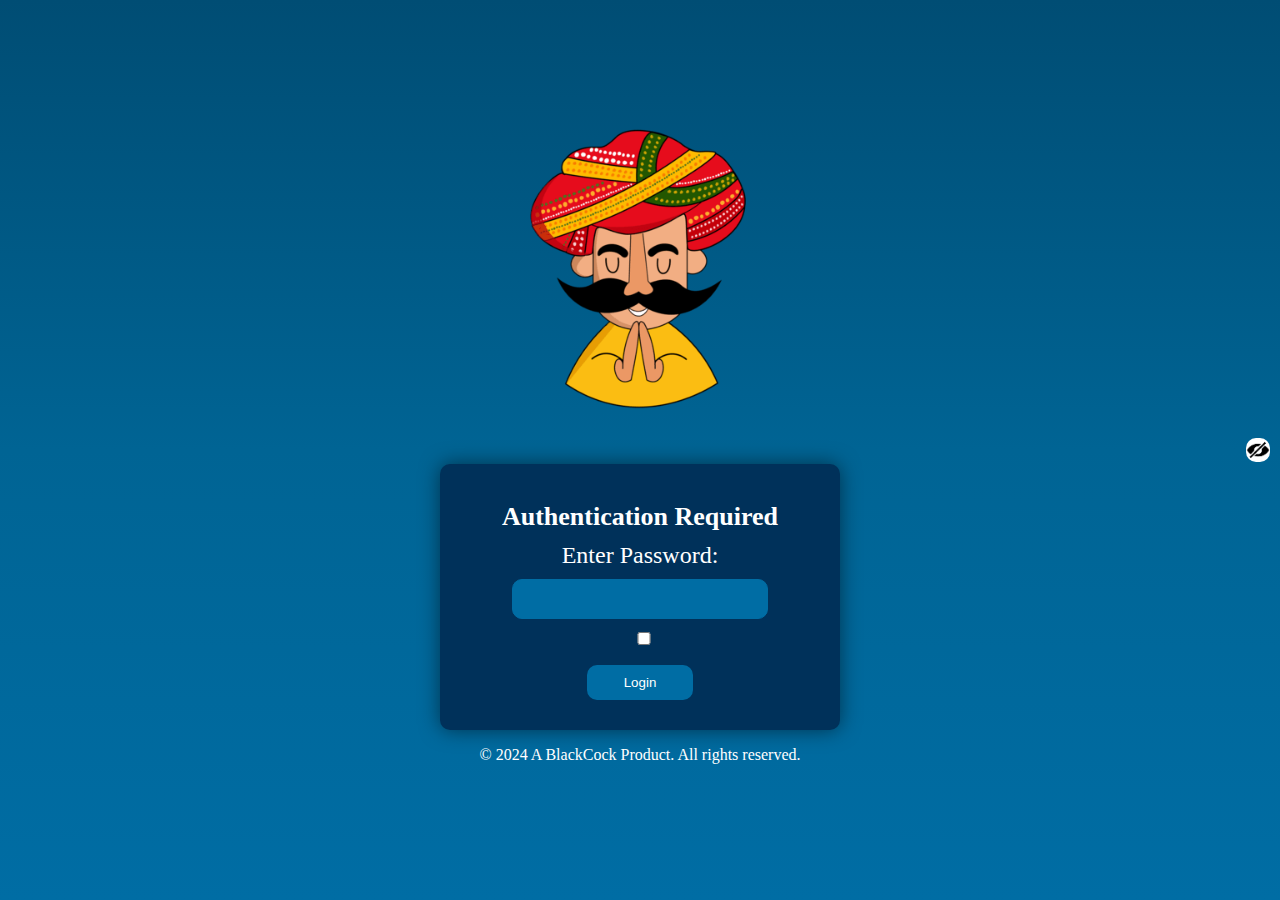
<file: index.html>
<!DOCTYPE html>
<html lang="en">
<head>
    <meta charset="UTF-8">
    <meta name="viewport" content="width=device-width, initial-scale=1.0">
    <title>Authentication</title>
    <link rel="stylesheet" href="style.css">
</head>
<body>
    <div class="container">
        <img src="namaste.png" alt="namaste.png">
        <div id="login">
            <form id="login-form">
                <h1 class="auth-header">Authentication Required</h1>
                <label for="password"><big class="password-label">Enter Password:</big></label>
                <div class="password-input-container">
                    <input type="password" id="password" name="password" required>
                    <input type="checkbox" id="show-password-checkbox">
                    <label for="show-password-checkbox" id="show-password-label" class="show-password-label"></label>
                </div>
                <button type="submit" id="login-btn">Login</button>
            </form>
        </div>
        <p>&copy; 2024 A BlackCock Product. All rights reserved.</p>
    </div>
    <script src="script.js"></script>
</body>
</html>
</file>
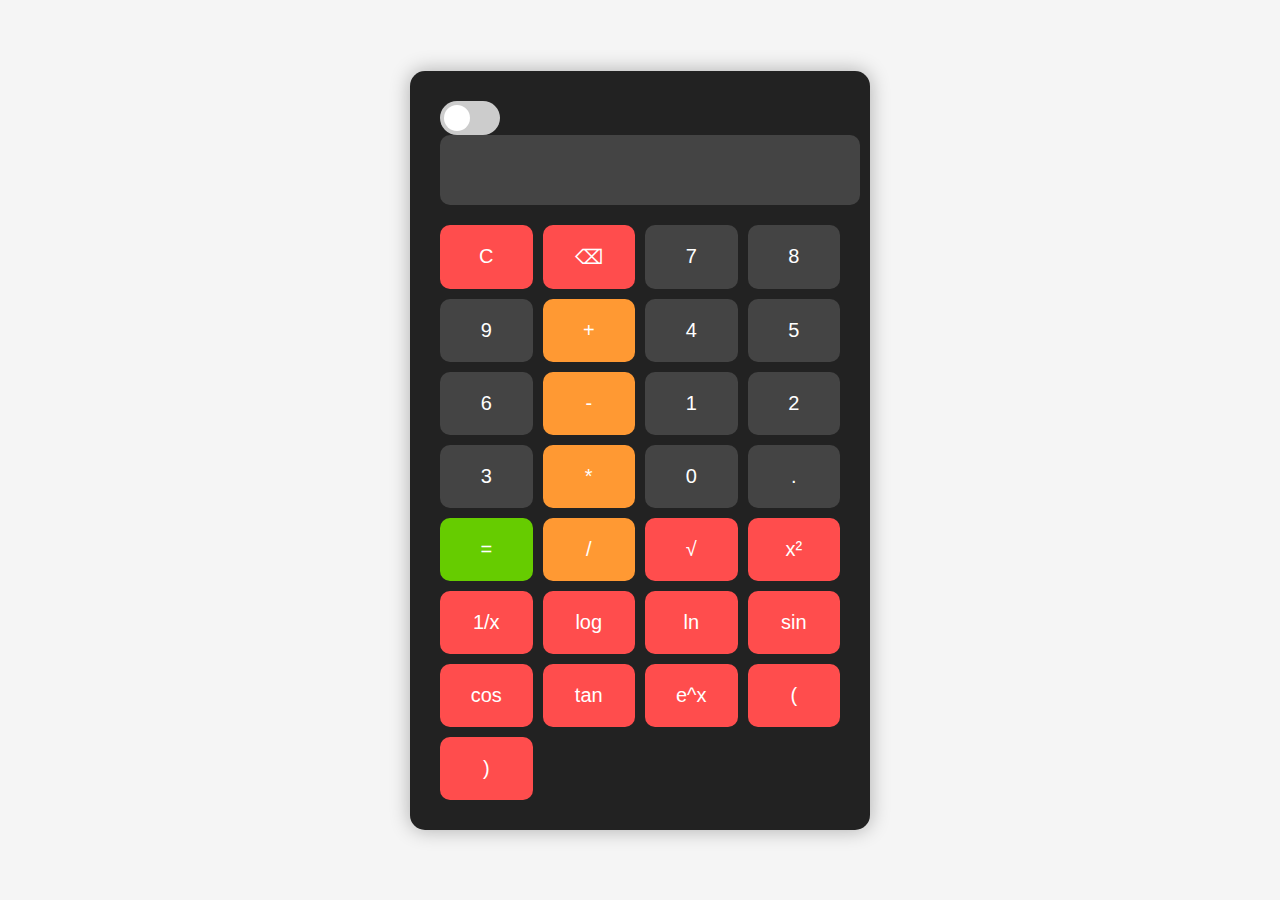
<file: calculator.html>
<!DOCTYPE html>
<html lang="en">
<head>
  <meta charset="UTF-8">
  <meta name="viewport" content="width=device-width, initial-scale=1.0">
  <title>Calculator</title>
  <link rel="stylesheet" href="calculator.css">
</head>
<body>
  <div class="calculator">
    <div class="toggle-switch">
      <input type="checkbox" id="mode-toggle" onchange="toggleMode()">
      <label for="mode-toggle"></label>
    </div>
    <div class="display">
      <input type="text" id="display" readonly>
    </div>
    <div class="keys">
      <!-- Standard buttons -->
      <button class="function-btn" onclick="clearDisplay()">C</button>
      <button class="function-btn" onclick="backspace()">⌫</button> <!-- Backspace button -->
      <button class="num-btn" onclick="appendValue('7')">7</button>
      <button class="num-btn" onclick="appendValue('8')">8</button>
      <button class="num-btn" onclick="appendValue('9')">9</button>
      <button class="operator-btn" onclick="appendValue('+')">+</button>
      <button class="num-btn" onclick="appendValue('4')">4</button>
      <button class="num-btn" onclick="appendValue('5')">5</button>
      <button class="num-btn" onclick="appendValue('6')">6</button>
      <button class="operator-btn" onclick="appendValue('-')">-</button>
      <button class="num-btn" onclick="appendValue('1')">1</button>
      <button class="num-btn" onclick="appendValue('2')">2</button>
      <button class="num-btn" onclick="appendValue('3')">3</button>
      <button class="operator-btn" onclick="appendValue('*')">*</button>
      <button class="num-btn" onclick="appendValue('0')">0</button>
      <button class="num-btn" onclick="appendValue('.')">.</button>
      <button class="calculate-btn" onclick="calculate()">=</button>
      <button class="operator-btn" onclick="appendValue('/')">/</button>
      <!-- Scientific buttons -->
      <button class="function-btn" onclick="calculateSquareRoot()">√</button>
      <button class="function-btn" onclick="calculateSquare()">x²</button>
      <button class="function-btn" onclick="calculateInverse()">1/x</button>
      <button class="function-btn" onclick="calculateLog()">log</button>
      <button class="function-btn" onclick="calculateNaturalLog()">ln</button>
      <button class="function-btn" onclick="calculateSin()">sin</button>
      <button class="function-btn" onclick="calculateCos()">cos</button>
      <button class="function-btn" onclick="calculateTan()">tan</button>
      <button class="function-btn" onclick="calculateExponential()">e^x</button>
      <button class="function-btn" onclick="appendValue('(')">(</button>
      <button class="function-btn" onclick="appendValue(')')">)</button>
    </div>
  </div>
  <script src="calculator.js"></script>
</body>
</html>
</file>
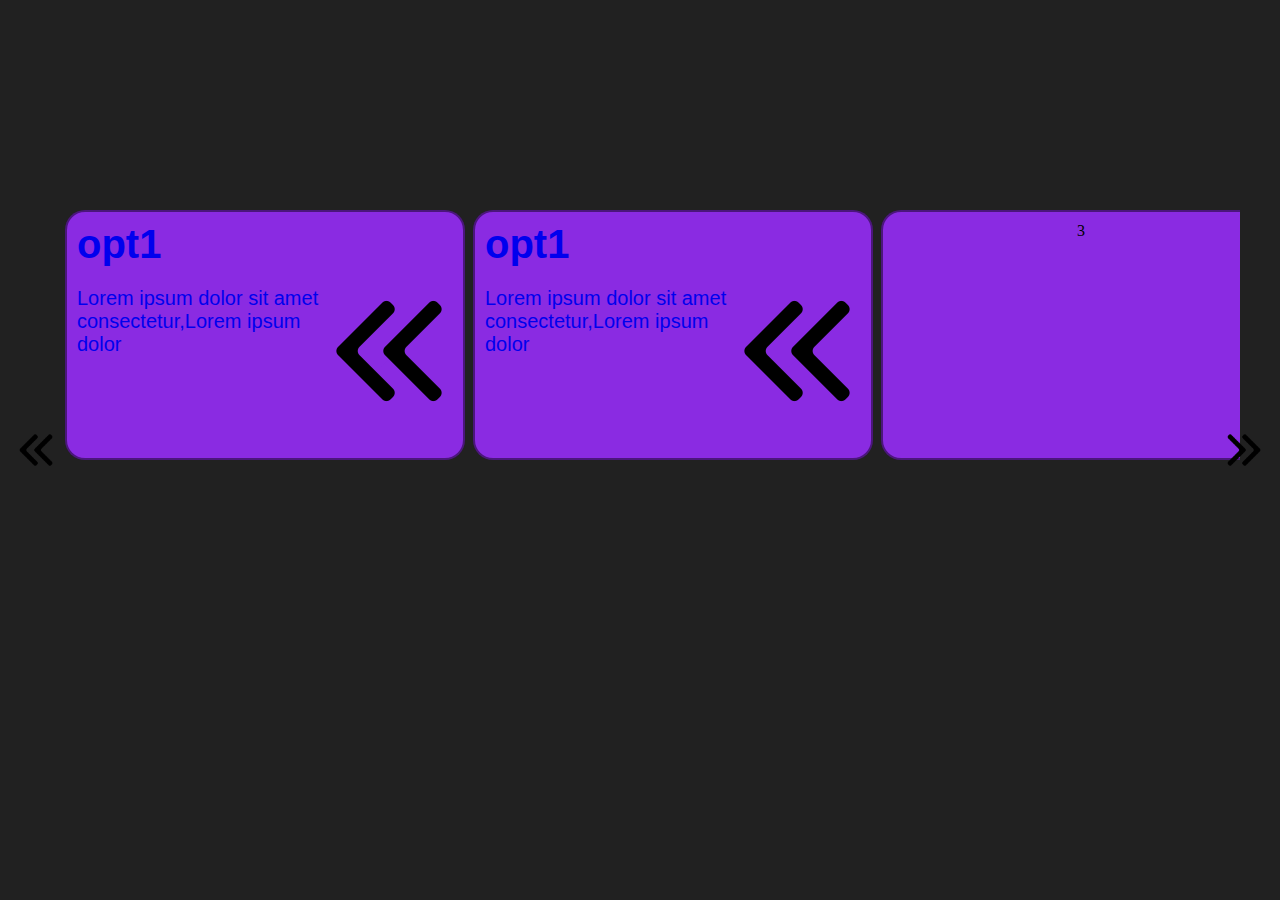
<file: options.html>
<!DOCTYPE html>
<html lang="en">
<head>
    <meta charset="UTF-8">
    <meta name="viewport" content="width=device-width, initial-scale=1.0">
    <title>Document</title>
    <link rel="stylesheet" href="options.css">
</head>
<body>
    <div class="list-wrapper">
        <ul class="list">
            <a href="calculator.html" class="opt">
                <li class="item">
                    <h1>opt1</h1>
                    <div class="content">
                        <div class="wt">Lorem ipsum dolor sit amet consectetur,Lorem ipsum dolor </div>
                        <div class="imt"><img src="prev.png"></div>
                    </div>
                </li>
            </a>

            <a href="#" class="opt">
                <li class="item">
                    <h1>opt1</h1>
                    <div class="content">
                        <div class="wt">Lorem ipsum dolor sit amet consectetur,Lorem ipsum dolor </div>
                        <div class="imt"><img src="prev.png"></div>
                    </div>
                </li>
            </a>
            <li class="item"><div class="content"> 3</div></li>
            <li class="item"><div class="content"> 4</div></li>
            <li class="item"><div class="content"> 5</div></li>
            <li class="item"><div class="content"> 6</div></li>
            <li class="item"><div class="content"> 7</div></li>
        </ul>
        <!-- We're calling `handleClick` with a direction argument when the buttons are clicked -->
        <button onclick="handleClick('previous')" class="button button--previous" type="button"><img src="prev.png" alt="prev"></button>
        <button onclick="handleClick('next')" class="button button--next" type="button"><img src="next.png" alt="next"></button>
    </div>
    <script>
        const list = document.querySelector(".list");
      
        // We want to know the width of one of the items. We'll use this to decide how many pixels we want our carousel to scroll.
        const item = document.querySelector(".item");
        const itemWidth = item.offsetWidth;
      
        function handleClick(direction) {
            // Based on the direction we call `scrollBy` with the item width we got earlier
            if(direction === "previous") {
                list.scrollBy({ left: -itemWidth, behavior: "smooth" });
            } else {
                list.scrollBy({ left: itemWidth, behavior: "smooth" });
            }
        }
    </script>
</body>
</html>
</file>
<file: style.css>
body {
    background: linear-gradient(to top, #006da4, #006494, #004d74);
    margin: 0;
    display: flex;
    flex-direction: column;
    justify-content: center;
    align-items: center;
    min-height: 100vh;
    color: #fff; /* Text color */
}

.container {
    width: 80%;
    max-width: 400px;
    text-align: center;
}

img {
    width: 100%;
    max-width: 300px;
    margin-bottom: 20px;
}

#login-form {
    width: 100%;
    max-width: 400px;
    margin-top: 20px;
    padding: 20px;
    border: none; /* Removed border */
    border-radius: 10px; /* Rounded border */
    box-sizing: border-box; /* Include padding in width */
    box-shadow: 0px 0px 20px rgba(0, 0, 0, 0.5); /* Added box shadow */
    background-color: #00315a; /* Darker color than body */
    transition: transform 0.3s ease; /* Smooth transition effect */
}

form {
    display: flex;
    flex-direction: column;
    align-items: center;
}

.auth-header {
    margin-bottom: 10px; /* Added margin for spacing */
    font-size: 26px; /* Decreased font size */
}

.password-label {
    font-size: 24px; /* Increased font size */
}

#password{
    width: 250px;
    height: 36px;
    color: white;
    font-weight:bolder;
    text-align: center;
    background-color: #006da4;
    border: 1px solid #006da4;
}

#password:active{
    color: black;
    background-color:white;
    border: 1px solid #006da4;
}

label, input, button {
    width: 100%;
    margin-bottom: 10px;
    color: #fff; /* Text color */
    border-radius: 10px;
}


button {
    width: 106px;
    margin-top: 10px; /* Reduced margin */
    padding: 10px; /* Added padding */
    background-color: #006da4; /* Button color */
    border: none; /* Removed border */
    border-radius: 10px; /* Rounded corners */
    cursor: pointer; /* Change cursor on hover */
    transition: transform 0.3s ease; /* Smooth transition effect */
}

button:hover{
    background-color: #006da4;
}

button:active {
    transform: scale(.8); /* Scale up on hover */
    background-color: #b5b8b9;
}

@media screen and (max-width: 600px) {
    img {
        width: 100%;
    }

    #login-form {
        width: 90%;
    }

    .auth-header {
        font-size: 20px; /* Reduced font size for mobile */
    }

    .password-label {
        font-size: 16px; /* Reduced font size for mobile */
    }
}
/* Your existing CSS styles */

.show-password-checkbox {
    display: none; /* Hide the checkbox */
}

.show-password-label {
    cursor: pointer;
    background-image: url('eye.png'); /* Replace 'eye-icon.png' with the path to your eye icon */
    background-size: cover;
    width: 24px;
    height: 24px;
    position: absolute;
    right: 10px;
    top: calc(50% - 12px);
}

.show-password-label::after {
    content: "";
    display: block;
    position: absolute;
    width: 24px;
    height: 24px;
    top: 0;
    left: 0;
}
</file>
<file: calculator.css>
body {
    background-color: #f5f5f5;
    display: flex;
    justify-content: center;
    align-items: center;
    height: 100vh;
    margin: 0;
    font-family: Arial, sans-serif;
}

.calculator {
    background-color: #222;
    border-radius: 15px;
    padding: 30px;
    box-shadow: 0 0 20px rgba(0, 0, 0, 0.3);
    width: 90%;
    max-width: 400px;
}

.display {
    margin-bottom: 20px;
}

#display {
    width: 100%;
    height: 50px;
    font-size: 24px;
    text-align: right;
    padding: 10px;
    border: none;
    border-radius: 10px;
    background-color: #444;
    color: #fff;
}

.keys {
    display: grid;
    grid-template-columns: repeat(4, 1fr);
    grid-gap: 10px;
}

button {
    padding: 20px;
    border: none;
    border-radius: 10px;
    font-size: 20px;
    cursor: pointer;
    transition: background-color 0.3s, transform 0.2s;
}

.function-btn {
    background-color: #ff4d4d;
    color: #fff;
}

.num-btn {
    background-color: #444;
    color: #fff;
}

.operator-btn {
    background-color: #ff9933;
    color: #fff;
}

.calculate-btn {
    background-color: #66cc00;
    color: #fff;
}

.toggle-switch {
    position: relative;
    display: inline-block;
    width: 60px;
    height: 34px;
}

.toggle-switch input {
    opacity: 0;
    width: 0;
    height: 0;
}

.toggle-switch label {
    position: absolute;
    top: 0;
    left: 0;
    right: 0;
    bottom: 0;
    background-color: #ccc;
    border-radius: 34px;
    cursor: pointer;
    transition: background-color 0.3s;
}

.toggle-switch label:before {
    position: absolute;
    content: "";
    height: 26px;
    width: 26px;
    left: 4px;
    bottom: 4px;
    background-color: white;
    border-radius: 50%;
    transition: transform 0.3s;
}

.toggle-switch input:checked + label {
    background-color: #66ccff;
}

.toggle-switch input:checked + label:before {
    transform: translateX(26px);
}

.toggle-switch label:active:before {
    width: 30px;
}

/* Media Queries */
@media (max-width: 768px) {
    .calculator {
        padding: 30px;
        max-width: 90%;
    }

    #display {
        font-size: 20px;
    }

    button {
        padding: 15px;
        font-size: 16px;
    }
}
</file>
<file: options.css>
* {
    margin: 0;
    padding: 0;
    box-sizing: border-box;
}

body {
    background-color: #212121;
}

.list {
    display: flex;
    gap: 8px;
    padding: 10px;
    list-style: none;
    overflow-x: scroll;
    scroll-snap-type: x mandatory;
    margin-top: 200px;
    margin-bottom: 200px;
    margin-left: 40px;
    margin-right: 40px;
    padding-left: 25px;
    scrollbar-width: none;
    -ms-overflow-style: none;
}

.item {
    flex-shrink: 0;
    width: 400px;
    height: 250px;
    background-color: blueviolet;
    scroll-snap-align: center;
    border-radius: 20px;
    border: 2px solid rgba(74, 22, 122, 0.99);
    transition: transform 0.3s ease;
}

.item:hover {
    transform: scale(1.05); /* Increase the scale slightly on hover */
    cursor: pointer;
    z-index: 1; /* Ensure the hovered item is above others */
    margin: 20px;
    
}


.item.active {
    position: fixed;
    top: 0;
    left: 0;
    width: 100%;
    height: 100%;
    z-index: 9999;
    background-color: rgba(0, 0, 0, 0.8);
    transition: opacity 0.5s ease;
}

.item.active .content {
    display: flex;
    justify-content: center;
    align-items: center;
    color: #fff;
    font-size: 72px;
}

.item.active:hover {
    transform: scale(1);
}

.content {
    padding: 10px;
    height: 100%;
    display: flex;
    justify-content: center;
}



h1{
    padding: 10px;
}

#wt{
    text-align: center;
    
}

.opt{
    text-decoration: none;
    font-family: sans-serif;
    font-size: 20px;
}


.list::-webkit-scrollbar {
    display: none;
}

.list-wrapper {
    display: flex;
    justify-content: center;
    align-items: center;
    position: relative;
}

.button {
    position: fixed;
    top: 50%;
    width: 2.5rem;
    height: 2.5rem;
    transform: translateY(-50%);
    background-color: transparent;
    border: none;
}

.button img {
    width: 100%;
    height: auto;
}

.button--previous {
    left: 1rem;
}

.button--next {
    right: 1rem;
}

@media screen and (max-width: 600px) {
    
    .item {
        height: 300px;
        width: 200px;
        background-color: green;
    }

    .button {
        display: none;
    }

    .list {
        margin-top: 100px;
        margin-left: 5px;
        margin-right: 5px;
        scrollbar-width: none;
        -ms-overflow-style: none;
    }
    .content {
        padding: 10px;
        height: 100%;
        display: flex;
        flex-direction: column;
        justify-content: start;
    }
}
</file>
